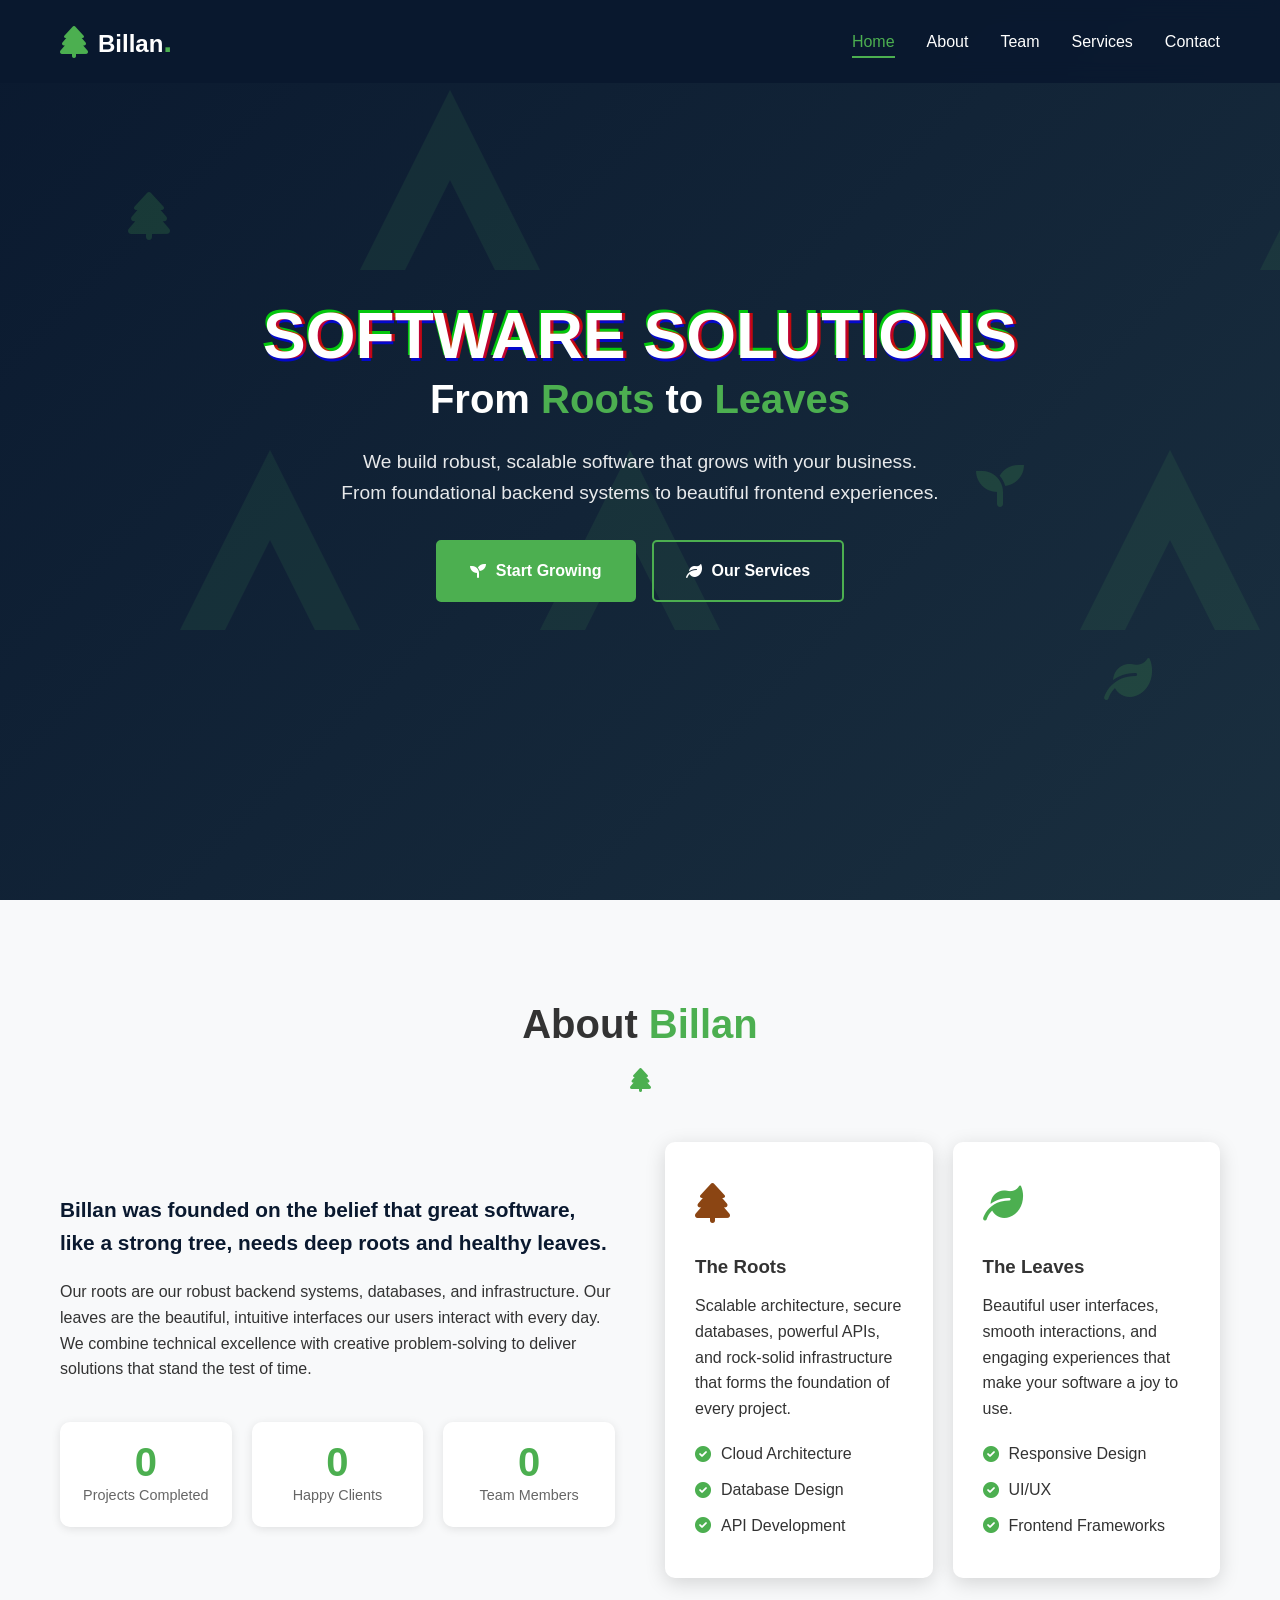
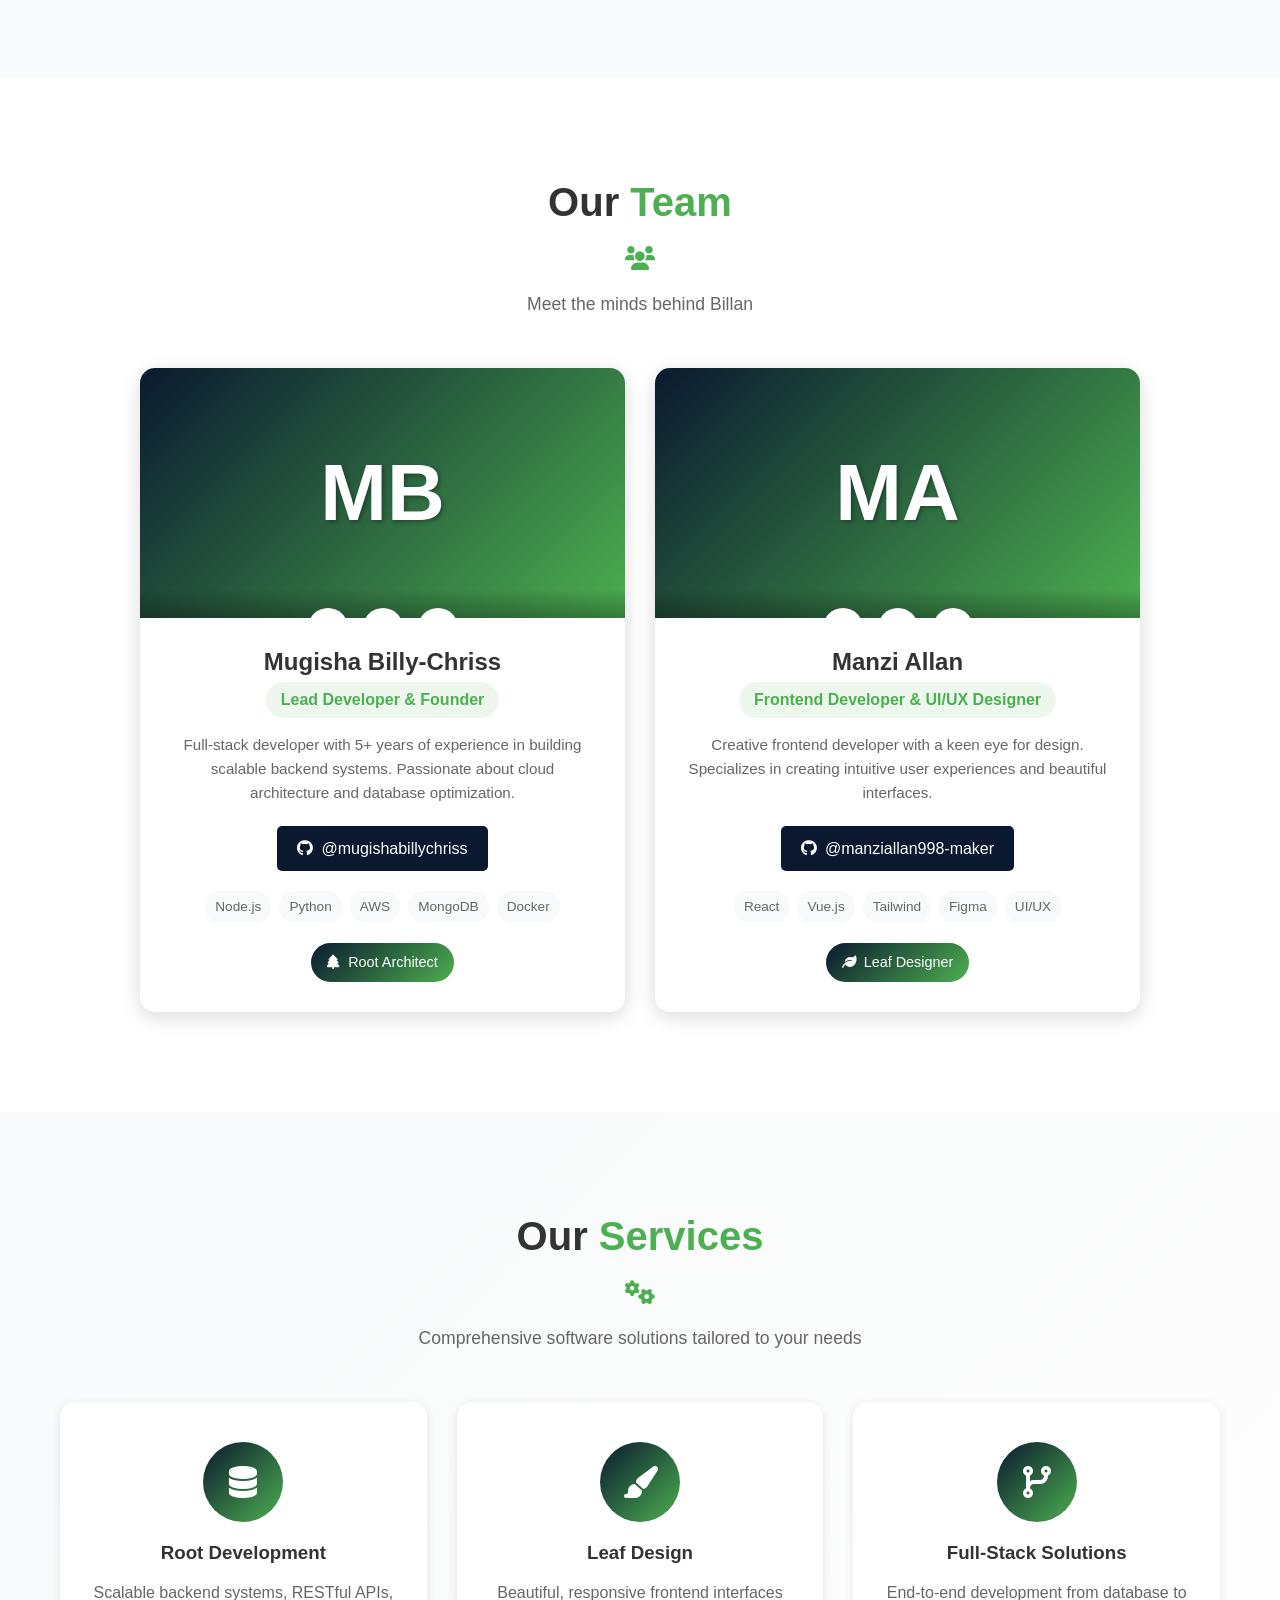
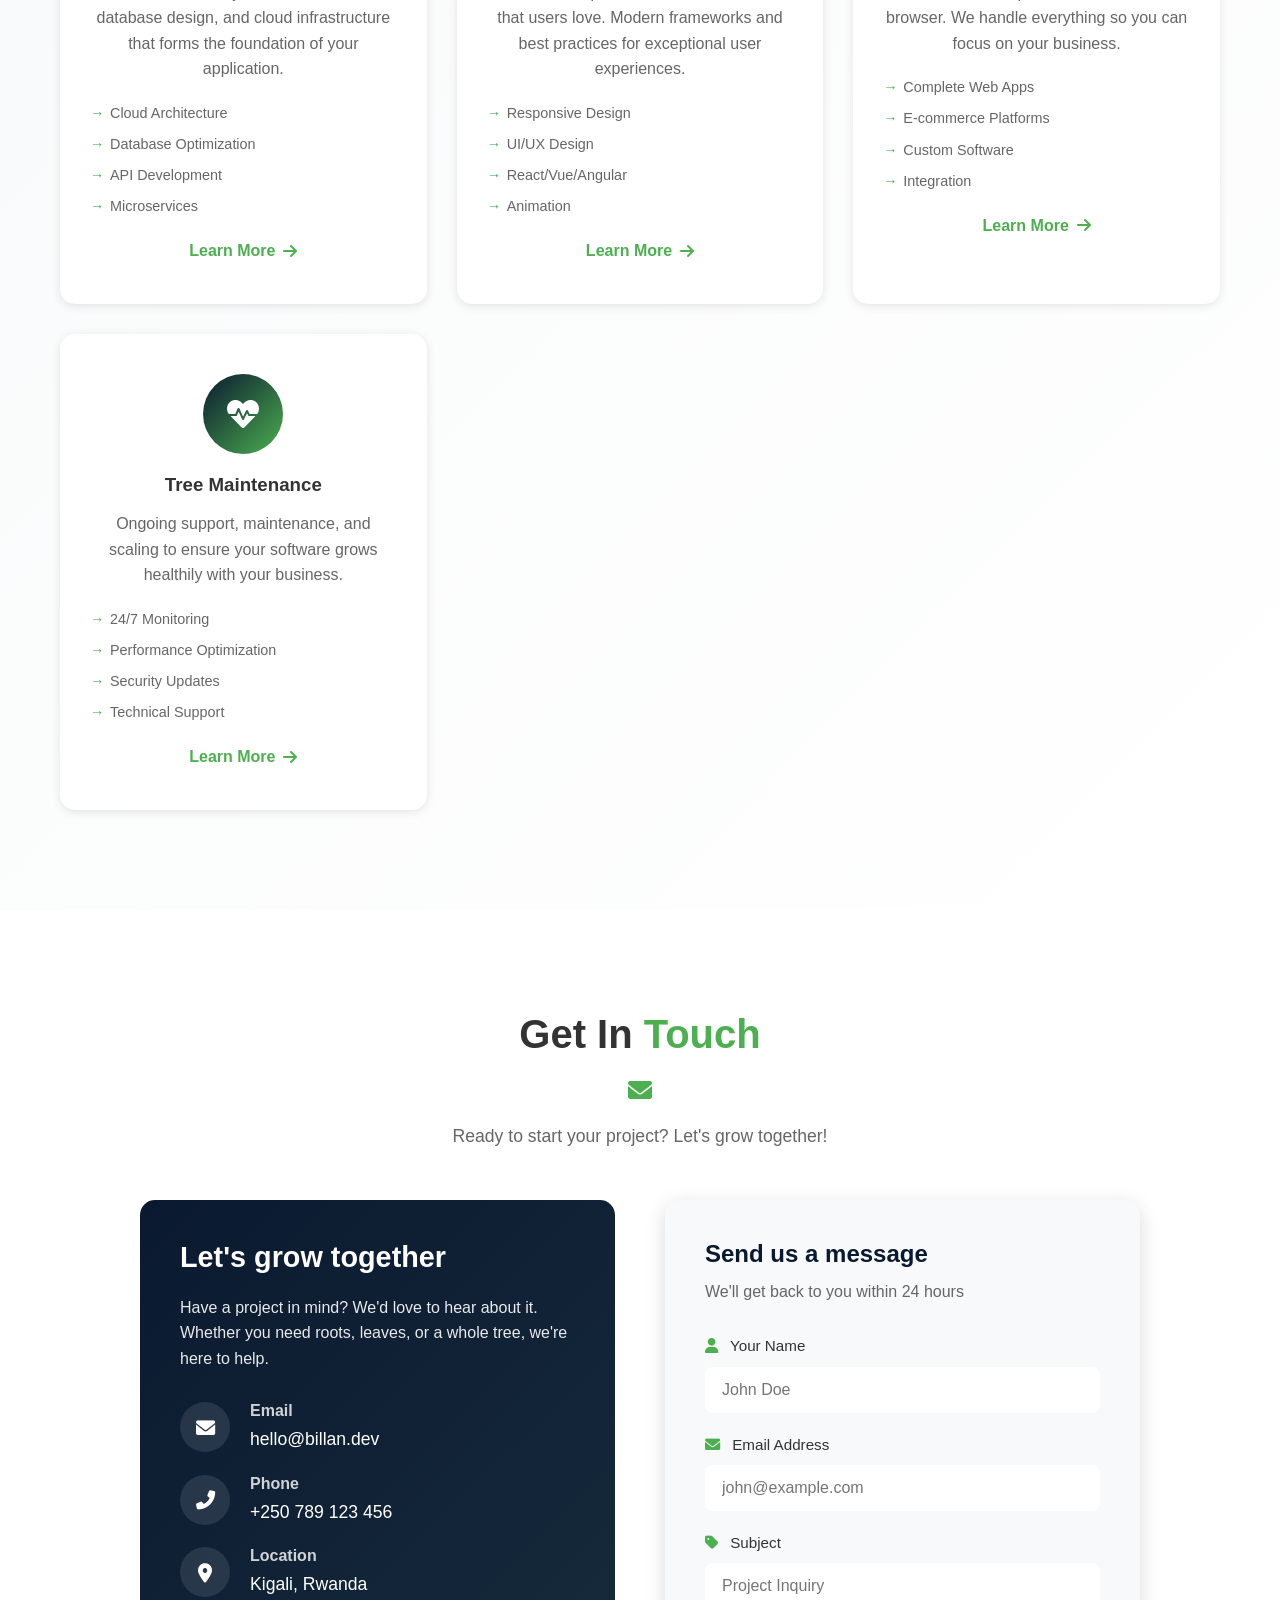
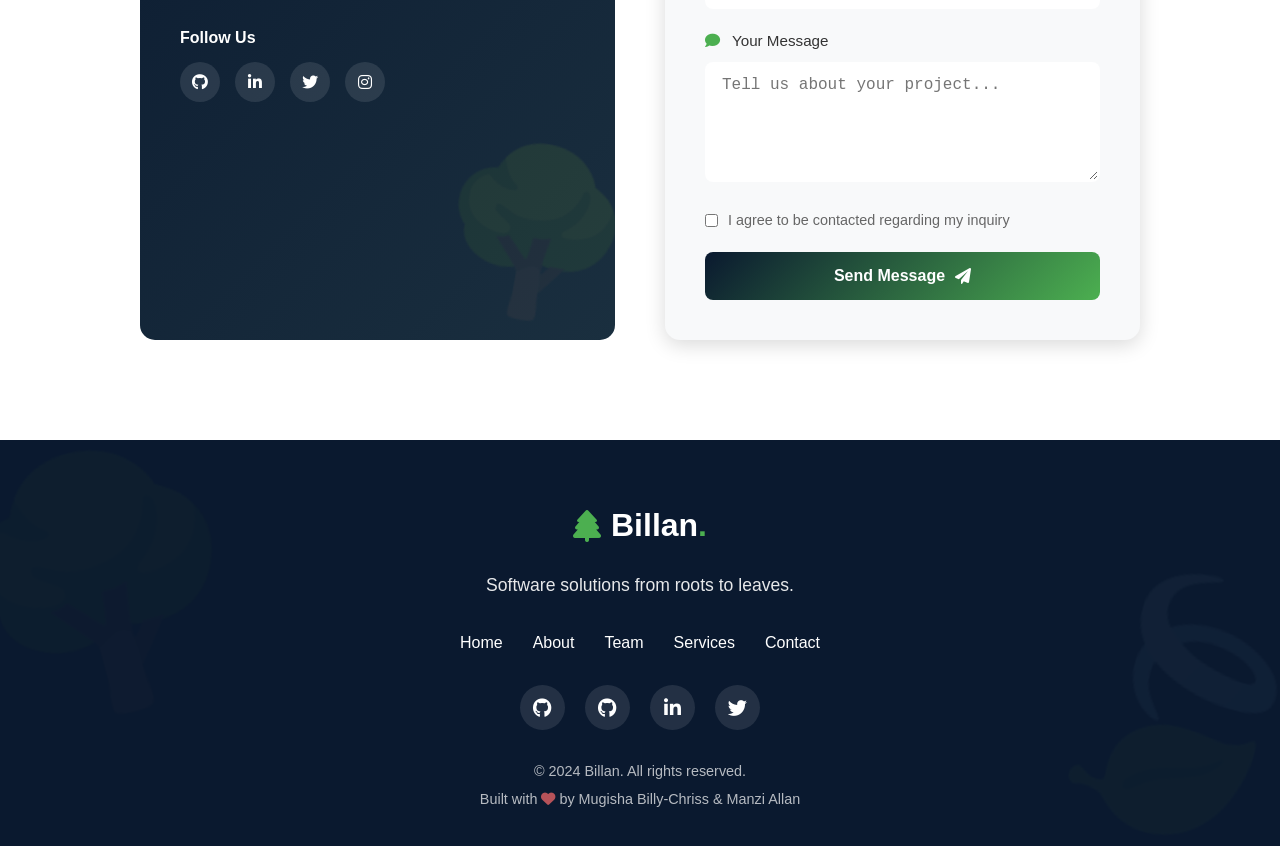
<file: index.html>
<!DOCTYPE html>
<html lang="en">
<head>
    <meta charset="UTF-8">
    <meta name="viewport" content="width=device-width, initial-scale=1.0">
    <title>Billan - Software Solutions from Roots to Leaves</title>
    
    <!-- Meta Tags for SEO -->
    <meta name="description" content="Billan provides software solutions from roots (backend) to leaves (frontend). Founded by Mugisha Billy-Chriss and Manzi Allan.">
    <meta name="keywords" content="software development, web development, backend, frontend, Rwanda, Kigali">
    <meta name="author" content="Mugisha Billy-Chriss & Manzi Allan">
    
    <!-- Open Graph / Social Media Meta Tags -->
    <meta property="og:title" content="Billan - Software Solutions from Roots to Leaves">
    <meta property="og:description" content="We build robust, scalable software that grows with your business.">
    <meta property="og:type" content="website">
    
    <!-- Font Awesome for Icons -->
    <link rel="stylesheet" href="https://cdnjs.cloudflare.com/ajax/libs/font-awesome/6.0.0/css/all.min.css">
    
    <!-- AOS Animation Library -->
    <link href="https://unpkg.com/aos@2.3.1/dist/aos.css" rel="stylesheet">
    
    <!-- Custom CSS -->
    <link rel="stylesheet" href="styles.css">
</head>
<body>
    <!-- Navigation -->
    <nav class="navbar" id="navbar">
        <div class="nav-container">
            <div class="logo">
                <i class="fas fa-tree tree-icon"></i>
                <span class="logo-text">Billan<span class="dot">.</span></span>
            </div>
            
            <div class="nav-menu" id="nav-menu">
                <ul class="nav-links">
                    <li><a href="#home" class="active">Home</a></li>
                    <li><a href="#about">About</a></li>
                    <li><a href="#team">Team</a></li>
                    <li><a href="#services">Services</a></li>
                    <li><a href="contact.html">Contact</a></li>
                </ul>
            </div>
            
            <div class="hamburger" id="hamburger">
                <span class="bar"></span>
                <span class="bar"></span>
                <span class="bar"></span>
            </div>
        </div>
    </nav>

    <!-- Hero Section -->
    <section id="home" class="hero">
        <div class="hero-overlay"></div>
        <div class="hero-content" data-aos="fade-up" data-aos-duration="1000">
            <h1 class="glitch" data-text="Software Solutions">Software Solutions</h1>
            <h2>From <span class="highlight">Roots</span> to <span class="highlight">Leaves</span></h2>
            <p class="hero-subtitle">We build robust, scalable software that grows with your business. From foundational backend systems to beautiful frontend experiences.</p>
            <div class="hero-buttons">
                <a href="#contact" class="btn btn-primary">
                    <i class="fas fa-seedling"></i> Start Growing
                </a>
                <a href="#services" class="btn btn-outline">
                    <i class="fas fa-leaf"></i> Our Services
                </a>
            </div>
        </div>
        
        <!-- Floating Elements for Visual Interest -->
        <div class="floating-tree floating-tree-1"><i class="fas fa-tree"></i></div>
        <div class="floating-tree floating-tree-2"><i class="fas fa-leaf"></i></div>
        <div class="floating-tree floating-tree-3"><i class="fas fa-seedling"></i></div>
    </section>

    <!-- About Section -->
    <section id="about" class="about">
        <div class="container">
            <div class="section-header" data-aos="fade-up">
                <h2>About <span class="highlight">Billan</span></h2>
                <div class="divider">
                    <i class="fas fa-tree"></i>
                </div>
            </div>
            
            <div class="about-content">
                <div class="about-text" data-aos="fade-right">
                    <p class="lead">Billan was founded on the belief that great software, like a strong tree, needs deep roots and healthy leaves.</p>
                    <p>Our roots are our robust backend systems, databases, and infrastructure. Our leaves are the beautiful, intuitive interfaces our users interact with every day. We combine technical excellence with creative problem-solving to deliver solutions that stand the test of time.</p>
                    
                    <div class="stats-container">
                        <div class="stat-item">
                            <span class="stat-number" data-count="50">0</span>
                            <span class="stat-label">Projects Completed</span>
                        </div>
                        <div class="stat-item">
                            <span class="stat-number" data-count="25">0</span>
                            <span class="stat-label">Happy Clients</span>
                        </div>
                        <div class="stat-item">
                            <span class="stat-number" data-count="5">0</span>
                            <span class="stat-label">Team Members</span>
                        </div>
                    </div>
                </div>
                
                <div class="roots-leaves-container" data-aos="fade-left">
                    <div class="roots-card">
                        <div class="card-icon">
                            <i class="fas fa-tree"></i>
                        </div>
                        <h3>The Roots</h3>
                        <p>Scalable architecture, secure databases, powerful APIs, and rock-solid infrastructure that forms the foundation of every project.</p>
                        <ul class="feature-list">
                            <li><i class="fas fa-check-circle"></i> Cloud Architecture</li>
                            <li><i class="fas fa-check-circle"></i> Database Design</li>
                            <li><i class="fas fa-check-circle"></i> API Development</li>
                        </ul>
                    </div>
                    
                    <div class="leaves-card">
                        <div class="card-icon">
                            <i class="fas fa-leaf"></i>
                        </div>
                        <h3>The Leaves</h3>
                        <p>Beautiful user interfaces, smooth interactions, and engaging experiences that make your software a joy to use.</p>
                        <ul class="feature-list">
                            <li><i class="fas fa-check-circle"></i> Responsive Design</li>
                            <li><i class="fas fa-check-circle"></i> UI/UX</li>
                            <li><i class="fas fa-check-circle"></i> Frontend Frameworks</li>
                        </ul>
                    </div>
                </div>
            </div>
        </div>
    </section>

    <!-- Team Section -->
    <section id="team" class="team">
        <div class="container">
            <div class="section-header" data-aos="fade-up">
                <h2>Our <span class="highlight">Team</span></h2>
                <div class="divider">
                    <i class="fas fa-users"></i>
                </div>
                <p class="section-subtitle">Meet the minds behind Billan</p>
            </div>
            
            <div class="team-grid">
                <!-- Mugisha Billy-Chriss -->
                <div class="team-card" data-aos="flip-left" data-aos-duration="1000">
                    <div class="card-image">
                        <div class="profile-initials">MB</div>
                        <div class="social-links">
                            <a href="https://github.com/mugishabillychriss" target="_blank" rel="noopener noreferrer">
                                <i class="fab fa-github"></i>
                            </a>
                            <a href="#" target="_blank" rel="noopener noreferrer">
                                <i class="fab fa-linkedin-in"></i>
                            </a>
                            <a href="#" target="_blank" rel="noopener noreferrer">
                                <i class="fab fa-twitter"></i>
                            </a>
                        </div>
                    </div>
                    
                    <div class="card-content">
                        <h3>Mugisha Billy-Chriss</h3>
                        <p class="role">Lead Developer & Founder</p>
                        <p class="bio">Full-stack developer with 5+ years of experience in building scalable backend systems. Passionate about cloud architecture and database optimization.</p>
                        
                        <div class="github-info">
                            <a href="https://github.com/mugishabillychriss" target="_blank" rel="noopener noreferrer" class="github-link">
                                <i class="fab fa-github"></i>
                                <span>@mugishabillychriss</span>
                            </a>
                        </div>
                        
                        <div class="expertise-tags">
                            <span class="tag">Node.js</span>
                            <span class="tag">Python</span>
                            <span class="tag">AWS</span>
                            <span class="tag">MongoDB</span>
                            <span class="tag">Docker</span>
                        </div>
                        
                        <div class="contribution-badge">
                            <i class="fas fa-tree"></i>
                            <span>Root Architect</span>
                        </div>
                    </div>
                </div>

                <!-- Manzi Allan -->
                <div class="team-card" data-aos="flip-right" data-aos-duration="1000" data-aos-delay="200">
                    <div class="card-image">
                        <div class="profile-initials">MA</div>
                        <div class="social-links">
                            <a href="https://github.com/manziallan998-maker" target="_blank" rel="noopener noreferrer">
                                <i class="fab fa-github"></i>
                            </a>
                            <a href="#" target="_blank" rel="noopener noreferrer">
                                <i class="fab fa-linkedin-in"></i>
                            </a>
                            <a href="#" target="_blank" rel="noopener noreferrer">
                                <i class="fab fa-twitter"></i>
                            </a>
                        </div>
                    </div>
                    
                    <div class="card-content">
                        <h3>Manzi Allan</h3>
                        <p class="role">Frontend Developer & UI/UX Designer</p>
                        <p class="bio">Creative frontend developer with a keen eye for design. Specializes in creating intuitive user experiences and beautiful interfaces.</p>
                        
                        <div class="github-info">
                            <a href="https://github.com/manziallan998-maker" target="_blank" rel="noopener noreferrer" class="github-link">
                                <i class="fab fa-github"></i>
                                <span>@manziallan998-maker</span>
                            </a>
                        </div>
                        
                        <div class="expertise-tags">
                            <span class="tag">React</span>
                            <span class="tag">Vue.js</span>
                            <span class="tag">Tailwind</span>
                            <span class="tag">Figma</span>
                            <span class="tag">UI/UX</span>
                        </div>
                        
                        <div class="contribution-badge">
                            <i class="fas fa-leaf"></i>
                            <span>Leaf Designer</span>
                        </div>
                    </div>
                </div>
            </div>
        </div>
    </section>

    <!-- Services Section -->
    <section id="services" class="services">
        <div class="container">
            <div class="section-header" data-aos="fade-up">
                <h2>Our <span class="highlight">Services</span></h2>
                <div class="divider">
                    <i class="fas fa-cogs"></i>
                </div>
                <p class="section-subtitle">Comprehensive software solutions tailored to your needs</p>
            </div>
            
            <div class="services-grid">
                <div class="service-card" data-aos="zoom-in" data-aos-duration="800">
                    <div class="service-icon">
                        <i class="fas fa-database"></i>
                    </div>
                    <h3>Root Development</h3>
                    <p>Scalable backend systems, RESTful APIs, database design, and cloud infrastructure that forms the foundation of your application.</p>
                    <ul class="service-features">
                        <li>Cloud Architecture</li>
                        <li>Database Optimization</li>
                        <li>API Development</li>
                        <li>Microservices</li>
                    </ul>
                    <a href="#contact" class="service-link">Learn More <i class="fas fa-arrow-right"></i></a>
                </div>
                
                <div class="service-card" data-aos="zoom-in" data-aos-duration="800" data-aos-delay="100">
                    <div class="service-icon">
                        <i class="fas fa-paint-brush"></i>
                    </div>
                    <h3>Leaf Design</h3>
                    <p>Beautiful, responsive frontend interfaces that users love. Modern frameworks and best practices for exceptional user experiences.</p>
                    <ul class="service-features">
                        <li>Responsive Design</li>
                        <li>UI/UX Design</li>
                        <li>React/Vue/Angular</li>
                        <li>Animation</li>
                    </ul>
                    <a href="#contact" class="service-link">Learn More <i class="fas fa-arrow-right"></i></a>
                </div>
                
                <div class="service-card" data-aos="zoom-in" data-aos-duration="800" data-aos-delay="200">
                    <div class="service-icon">
                        <i class="fas fa-code-branch"></i>
                    </div>
                    <h3>Full-Stack Solutions</h3>
                    <p>End-to-end development from database to browser. We handle everything so you can focus on your business.</p>
                    <ul class="service-features">
                        <li>Complete Web Apps</li>
                        <li>E-commerce Platforms</li>
                        <li>Custom Software</li>
                        <li>Integration</li>
                    </ul>
                    <a href="#contact" class="service-link">Learn More <i class="fas fa-arrow-right"></i></a>
                </div>
                
                <div class="service-card" data-aos="zoom-in" data-aos-duration="800" data-aos-delay="300">
                    <div class="service-icon">
                        <i class="fas fa-heartbeat"></i>
                    </div>
                    <h3>Tree Maintenance</h3>
                    <p>Ongoing support, maintenance, and scaling to ensure your software grows healthily with your business.</p>
                    <ul class="service-features">
                        <li>24/7 Monitoring</li>
                        <li>Performance Optimization</li>
                        <li>Security Updates</li>
                        <li>Technical Support</li>
                    </ul>
                    <a href="#contact" class="service-link">Learn More <i class="fas fa-arrow-right"></i></a>
                </div>
            </div>
        </div>
    </section>

    <!-- Contact Section with Formspree Integration -->
    <section id="contact" class="contact">
        <div class="container">
            <div class="section-header" data-aos="fade-up">
                <h2>Get In <span class="highlight">Touch</span></h2>
                <div class="divider">
                    <i class="fas fa-envelope"></i>
                </div>
                <p class="section-subtitle">Ready to start your project? Let's grow together!</p>
            </div>
            
            <div class="contact-wrapper">
                <div class="contact-info" data-aos="fade-right">
                    <h3>Let's grow together</h3>
                    <p class="contact-description">Have a project in mind? We'd love to hear about it. Whether you need roots, leaves, or a whole tree, we're here to help.</p>
                    
                    <div class="info-items">
                        <div class="info-item">
                            <div class="info-icon">
                                <i class="fas fa-envelope"></i>
                            </div>
                            <div class="info-content">
                                <h4>Email</h4>
                                <a href="mailto:hello@billan.dev">hello@billan.dev</a>
                            </div>
                        </div>
                        
                        <div class="info-item">
                            <div class="info-icon">
                                <i class="fas fa-phone-alt"></i>
                            </div>
                            <div class="info-content">
                                <h4>Phone</h4>
                                <a href="tel:+250789123456">+250 789 123 456</a>
                            </div>
                        </div>
                        
                        <div class="info-item">
                            <div class="info-icon">
                                <i class="fas fa-map-marker-alt"></i>
                            </div>
                            <div class="info-content">
                                <h4>Location</h4>
                                <p>Kigali, Rwanda</p>
                            </div>
                        </div>
                    </div>
                    
                    <div class="social-media">
                        <h4>Follow Us</h4>
                        <div class="social-icons">
                            <a href="#" class="social-icon" target="_blank" rel="noopener noreferrer">
                                <i class="fab fa-github"></i>
                            </a>
                            <a href="#" class="social-icon" target="_blank" rel="noopener noreferrer">
                                <i class="fab fa-linkedin-in"></i>
                            </a>
                            <a href="#" class="social-icon" target="_blank" rel="noopener noreferrer">
                                <i class="fab fa-twitter"></i>
                            </a>
                            <a href="#" class="social-icon" target="_blank" rel="noopener noreferrer">
                                <i class="fab fa-instagram"></i>
                            </a>
                        </div>
                    </div>
                </div>
                
                <div class="contact-form-container" data-aos="fade-left">
                    <div class="form-header">
                        <h3>Send us a message</h3>
                        <p>We'll get back to you within 24 hours</p>
                    </div>
                    
                    <!-- Formspree Integration Form -->
                    <!-- IMPORTANT: Replace YOUR_FORM_ID with your actual Formspree form ID -->
                   <form id="contactForm" action="https://formsubmit.co/3799df340b872e2bbc395b04769c200f" method="POST" class="contact-form">
    
    <!-- FormSubmit Configuration (Different from Formspree) -->
    
    <!-- Redirect after successful submission -->
    <input type="hidden" name="_next" value="https://yourdomain.com/thank-you.html">
    
    <!-- Email subject line -->
    <input type="hidden" name="_subject" value="🌱 New message from Billan website!">
    
    <!-- Email template - "classic" gives cleaner email format -->
    <input type="hidden" name="_template" value="classic">
    
    <!-- Auto reply to sender (optional) -->
    <input type="hidden" name="_autoresponse" value="Thank you for contacting Billan! We'll get back to you within 24 hours.">
    
    <!-- Enable reCAPTCHA spam protection (free) -->
    <input type="hidden" name="_captcha" value="true">
    
    <!-- Don't send a copy to the submitter -->
    <input type="hidden" name="_cc" value="">
    
    <!-- Exclude these fields from email (they're for spam protection) -->
    <input type="hidden" name="_honeypot" value="_gotcha">
    
    <!-- Name field -->
    <div class="form-group">
        <label for="name">
            <i class="fas fa-user"></i>
            Your Name
        </label>
        <input type="text" id="name" name="name" placeholder="John Doe" required>
    </div>
    
    <!-- Email field -->
    <div class="form-group">
        <label for="email">
            <i class="fas fa-envelope"></i>
            Email Address
        </label>
        <input type="email" id="email" name="email" placeholder="john@example.com" required>
    </div>
    
    <!-- Subject field -->
    <div class="form-group">
        <label for="subject">
            <i class="fas fa-tag"></i>
            Subject
        </label>
        <input type="text" id="subject" name="_subject" placeholder="Project Inquiry">
        <!-- Note: Using name="_subject" overrides the global subject -->
    </div>
    
    <!-- Message field -->
    <div class="form-group">
        <label for="message">
            <i class="fas fa-comment"></i>
            Your Message
        </label>
        <textarea id="message" name="message" placeholder="Tell us about your project..." required></textarea>
    </div>
    
    <!-- Consent checkbox -->
    <div class="form-checkbox">
        <input type="checkbox" id="consent" name="consent" required>
        <label for="consent">I agree to be contacted regarding my inquiry</label>
    </div>
    
    <!-- Honeypot field for spam prevention (users don't see this) -->
    <input type="text" name="_honeypot" style="display:none">
    <!-- The old _gotcha field is removed - FormSubmit uses _honeypot -->
    
    <button type="submit" class="btn-submit" id="submitBtn">
        <span class="btn-text">Send Message</span>
        <i class="fas fa-paper-plane"></i>
    </button>
    
    <!-- Form status message -->
    <div class="form-status" id="formStatus"></div>
</form>
                </div>
            </div>
        </div>
    </section>

    <!-- Footer -->
    <footer class="footer">
        <div class="container">
            <div class="footer-content">
                <div class="footer-logo">
                    <i class="fas fa-tree"></i>
                    <span>Billan<span class="dot">.</span></span>
                </div>
                <p class="footer-tagline">Software solutions from roots to leaves.</p>
                
                <div class="footer-links">
                    <a href="#home">Home</a>
                    <a href="#about">About</a>
                    <a href="#team">Team</a>
                    <a href="#services">Services</a>
                    <a href="#contact">Contact</a>
                </div>
                
                <div class="footer-social">
                    <a href="https://github.com/mugishabillychriss" target="_blank" rel="noopener noreferrer">
                        <i class="fab fa-github"></i>
                    </a>
                    <a href="https://github.com/manziallan998-maker" target="_blank" rel="noopener noreferrer">
                        <i class="fab fa-github"></i>
                    </a>
                    <a href="#" target="_blank" rel="noopener noreferrer">
                        <i class="fab fa-linkedin-in"></i>
                    </a>
                    <a href="#" target="_blank" rel="noopener noreferrer">
                        <i class="fab fa-twitter"></i>
                    </a>
                </div>
                
                <div class="footer-copyright">
                    <p>&copy; 2024 Billan. All rights reserved.</p>
                    <p class="developer-credit">Built with <i class="fas fa-heart"></i> by Mugisha Billy-Chriss & Manzi Allan</p>
                </div>
            </div>
        </div>
    </footer>

    <!-- Back to Top Button -->
    <a href="#home" class="back-to-top" id="backToTop">
        <i class="fas fa-arrow-up"></i>
    </a>

    <!-- Scripts -->
    <script src="https://unpkg.com/aos@2.3.1/dist/aos.js"></script>
    <script src="main.js"></script>
</body>
</html>
</file>
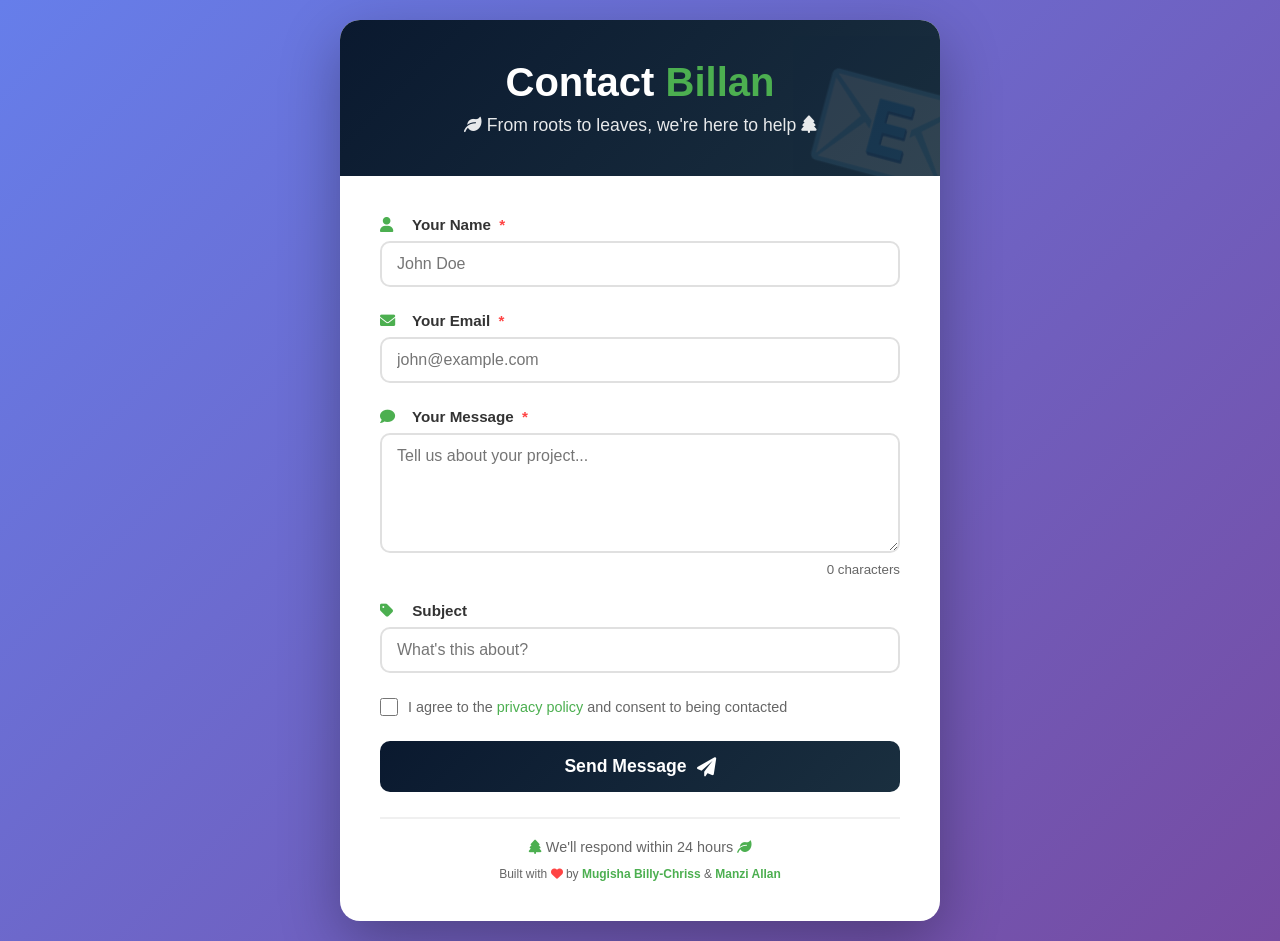
<file: contact.html>
<!DOCTYPE html>
<html lang="en">
<head>
    <meta charset="UTF-8">
    <meta name="viewport" content="width=device-width, initial-scale=1.0">
    <title>Contact Us - Billan Software Solutions</title>
    
    <!-- Font Awesome for icons -->
    <link rel="stylesheet" href="https://cdnjs.cloudflare.com/ajax/libs/font-awesome/6.0.0/css/all.min.css">
    
    <style>
        * {
            margin: 0;
            padding: 0;
            box-sizing: border-box;
        }

        body {
            font-family: 'Segoe UI', Tahoma, Geneva, Verdana, sans-serif;
            background: linear-gradient(135deg, #667eea 0%, #764ba2 100%);
            min-height: 100vh;
            display: flex;
            align-items: center;
            justify-content: center;
            padding: 20px;
        }

        .container {
            width: 100%;
            max-width: 600px;
        }

        .form-card {
            background: white;
            border-radius: 20px;
            box-shadow: 0 20px 60px rgba(0,0,0,0.3);
            overflow: hidden;
            animation: slideUp 0.8s ease-out;
        }

        @keyframes slideUp {
            from {
                opacity: 0;
                transform: translateY(50px);
            }
            to {
                opacity: 1;
                transform: translateY(0);
            }
        }

        .form-header {
            background: linear-gradient(135deg, #0a192f, #1a2f3f);
            color: white;
            padding: 40px 30px;
            text-align: center;
            position: relative;
            overflow: hidden;
        }

        .form-header::before {
            content: '📧';
            position: absolute;
            bottom: -30px;
            right: -30px;
            font-size: 8rem;
            opacity: 0.1;
            transform: rotate(15deg);
        }

        .form-header h1 {
            font-size: 2.5rem;
            margin-bottom: 10px;
            position: relative;
        }

        .form-header h1 span {
            color: #4CAF50;
        }

        .form-header p {
            font-size: 1.1rem;
            opacity: 0.9;
            position: relative;
        }

        .form-body {
            padding: 40px;
        }

        .form-group {
            margin-bottom: 25px;
        }

        .form-group label {
            display: block;
            margin-bottom: 8px;
            font-weight: 600;
            color: #333;
            font-size: 0.95rem;
        }

        .form-group label i {
            color: #4CAF50;
            margin-right: 8px;
            width: 20px;
        }

        .form-group input,
        .form-group textarea {
            width: 100%;
            padding: 12px 15px;
            border: 2px solid #e0e0e0;
            border-radius: 10px;
            font-size: 1rem;
            transition: all 0.3s;
            font-family: inherit;
        }

        .form-group input:focus,
        .form-group textarea:focus {
            outline: none;
            border-color: #4CAF50;
            box-shadow: 0 0 0 3px rgba(76, 175, 80, 0.1);
        }

        .form-group input:hover,
        .form-group textarea:hover {
            border-color: #999;
        }

        .form-group textarea {
            resize: vertical;
            min-height: 120px;
        }

        .checkbox-group {
            display: flex;
            align-items: center;
            gap: 10px;
            margin-bottom: 25px;
        }

        .checkbox-group input[type="checkbox"] {
            width: 18px;
            height: 18px;
            cursor: pointer;
            accent-color: #4CAF50;
        }

        .checkbox-group label {
            color: #666;
            font-size: 0.9rem;
            cursor: pointer;
        }

        .checkbox-group label a {
            color: #4CAF50;
            text-decoration: none;
        }

        .checkbox-group label a:hover {
            text-decoration: underline;
        }

        .btn-submit {
            background: linear-gradient(135deg, #0a192f, #1a2f3f);
            color: white;
            border: none;
            padding: 15px 30px;
            font-size: 1.1rem;
            font-weight: 600;
            border-radius: 10px;
            cursor: pointer;
            width: 100%;
            transition: all 0.3s;
            display: flex;
            align-items: center;
            justify-content: center;
            gap: 10px;
            position: relative;
            overflow: hidden;
        }

        .btn-submit::before {
            content: '';
            position: absolute;
            top: 0;
            left: -100%;
            width: 100%;
            height: 100%;
            background: linear-gradient(90deg, transparent, rgba(255,255,255,0.2), transparent);
            transition: left 0.5s;
        }

        .btn-submit:hover::before {
            left: 100%;
        }

        .btn-submit:hover {
            transform: translateY(-3px);
            box-shadow: 0 10px 30px rgba(76, 175, 80, 0.4);
        }

        .btn-submit i {
            font-size: 1.2rem;
            transition: transform 0.3s;
        }

        .btn-submit:hover i {
            transform: translateX(5px);
        }

        .btn-submit:disabled {
            opacity: 0.7;
            cursor: not-allowed;
            transform: none;
        }

        .form-footer {
            text-align: center;
            margin-top: 25px;
            padding-top: 20px;
            border-top: 2px solid #f0f0f0;
        }

        .form-footer p {
            color: #666;
            font-size: 0.9rem;
        }

        .form-footer a {
            color: #4CAF50;
            text-decoration: none;
            font-weight: 600;
        }

        .form-footer a:hover {
            text-decoration: underline;
        }

        .status-message {
            padding: 12px;
            border-radius: 8px;
            margin-bottom: 20px;
            display: none;
            text-align: center;
            font-weight: 500;
        }

        .status-message.success {
            background: #d4edda;
            color: #155724;
            border: 1px solid #c3e6cb;
            display: block;
        }

        .status-message.error {
            background: #f8d7da;
            color: #721c24;
            border: 1px solid #f5c6cb;
            display: block;
        }

        .required-field::after {
            content: '*';
            color: #ff4444;
            margin-left: 4px;
        }

        .honeypot {
            display: none;
        }

        /* Success animation */
        @keyframes successPulse {
            0%, 100% { transform: scale(1); }
            50% { transform: scale(1.05); }
        }

        .success-animation {
            animation: successPulse 0.5s ease-in-out;
        }

        /* Responsive */
        @media (max-width: 480px) {
            .form-header h1 {
                font-size: 2rem;
            }
            
            .form-body {
                padding: 20px;
            }
            
            .form-group input,
            .form-group textarea {
                padding: 10px;
            }
        }
    </style>
</head>
<body>
    <div class="container">
        <div class="form-card">
            <div class="form-header">
                <h1>Contact <span>Billan</span></h1>
                <p><i class="fas fa-leaf"></i> From roots to leaves, we're here to help <i class="fas fa-tree"></i></p>
            </div>
            
            <div class="form-body">
                <!-- Status message for user feedback -->
                <div id="statusMessage" class="status-message"></div>
                
                <!-- YOUR FORMSPREE FORM - USING YOUR ENDPOINT -->
                <form id="contactForm" action="https://formspree.io/f/xreaoybw" method="POST">
                    
                    <!-- Name field (optional but recommended) -->
                    <div class="form-group">
                        <label for="name">
                            <i class="fas fa-user"></i> Your Name <span class="required-field"></span>
                        </label>
                        <input type="text" id="name" name="name" placeholder="John Doe" required>
                    </div>
                    
                    <!-- Your email field (required) -->
                    <div class="form-group">
                        <label for="email">
                            <i class="fas fa-envelope"></i> Your Email <span class="required-field"></span>
                        </label>
                        <input type="email" id="email" name="email" placeholder="john@example.com" required>
                    </div>
                    
                    <!-- Your message field (required) -->
                    <div class="form-group">
                        <label for="message">
                            <i class="fas fa-comment"></i> Your Message <span class="required-field"></span>
                        </label>
                        <textarea id="message" name="message" placeholder="Tell us about your project..." required></textarea>
                    </div>
                    
                    <!-- Optional: Subject field -->
                    <div class="form-group">
                        <label for="subject">
                            <i class="fas fa-tag"></i> Subject
                        </label>
                        <input type="text" id="subject" name="_subject" placeholder="What's this about?">
                    </div>
                    
                    <!-- Optional: Reply to email -->
                    <input type="hidden" name="_replyto" value="email">
                    
                    <!-- Optional: Format email -->
                    <input type="hidden" name="_template" value="table">
                    
                    <!-- Honeypot field to prevent spam (hidden from real users) -->
                    <div class="honeypot">
                        <label>Don't fill this out if you're human: 
                            <input type="text" name="_gotcha">
                        </label>
                    </div>
                    
                    <!-- Consent checkbox -->
                    <div class="checkbox-group">
                        <input type="checkbox" id="consent" name="consent" required>
                        <label for="consent">
                            I agree to the <a href="#">privacy policy</a> and consent to being contacted
                        </label>
                    </div>
                    
                    <!-- Submit button -->
                    <button type="submit" class="btn-submit" id="submitBtn">
                        <span>Send Message</span>
                        <i class="fas fa-paper-plane"></i>
                    </button>
                </form>
                
                <div class="form-footer">
                    <p><i class="fas fa-tree" style="color: #4CAF50;"></i> We'll respond within 24 hours <i class="fas fa-leaf" style="color: #4CAF50;"></i></p>
                    <p style="margin-top: 10px;">
                        <small>Built with <i class="fas fa-heart" style="color: #ff4444;"></i> by <a href="#">Mugisha Billy-Chriss</a> & <a href="#">Manzi Allan</a></small>
                    </p>
                </div>
            </div>
        </div>
    </div>

    <!-- JavaScript for form handling -->
    <script>
        const contactForm = document.getElementById('contactForm');
        const submitBtn = document.getElementById('submitBtn');
        const statusMessage = document.getElementById('statusMessage');

        if (contactForm) {
            contactForm.addEventListener('submit', async (e) => {
                e.preventDefault();
                
                // Show loading state
                submitBtn.disabled = true;
                submitBtn.innerHTML = '<span>Sending...</span> <i class="fas fa-spinner fa-spin"></i>';
                
                // Get form data
                const formData = new FormData(contactForm);
                
                try {
                    const response = await fetch(contactForm.action, {
                        method: 'POST',
                        body: formData,
                        headers: {
                            'Accept': 'application/json'
                        }
                    });
                    
                    const data = await response.json();
                    
                    if (response.ok) {
                        // Success message
                        statusMessage.className = 'status-message success';
                        statusMessage.innerHTML = '<i class="fas fa-check-circle"></i> Thank you! Your message has been sent successfully. We\'ll get back to you soon! 🌱';
                        
                        // Add success animation to form
                        document.querySelector('.form-card').classList.add('success-animation');
                        setTimeout(() => {
                            document.querySelector('.form-card').classList.remove('success-animation');
                        }, 500);
                        
                        // Reset form
                        contactForm.reset();
                        
                        // Reset button after 2 seconds
                        setTimeout(() => {
                            submitBtn.disabled = false;
                            submitBtn.innerHTML = '<span>Send Message</span> <i class="fas fa-paper-plane"></i>';
                        }, 2000);
                        
                        // Hide success message after 5 seconds
                        setTimeout(() => {
                            statusMessage.style.display = 'none';
                        }, 5000);
                    } else {
                        // Error message
                        throw new Error(data.error || 'Form submission failed');
                    }
                } catch (error) {
                    // Error message
                    statusMessage.className = 'status-message error';
                    statusMessage.innerHTML = '<i class="fas fa-exclamation-circle"></i> Oops! Something went wrong. Please try again or email us directly.';
                    
                    // Reset button
                    submitBtn.disabled = false;
                    submitBtn.innerHTML = '<span>Send Message</span> <i class="fas fa-paper-plane"></i>';
                    
                    // Hide error after 5 seconds
                    setTimeout(() => {
                        statusMessage.style.display = 'none';
                    }, 5000);
                }
            });
        }

        // Real-time validation feedback
        const inputs = document.querySelectorAll('input[required], textarea[required]');
        inputs.forEach(input => {
            input.addEventListener('invalid', (e) => {
                e.preventDefault();
                input.style.borderColor = '#ff4444';
            });
            
            input.addEventListener('input', () => {
                input.style.borderColor = '#e0e0e0';
                if (input.checkValidity()) {
                    input.style.borderColor = '#4CAF50';
                }
            });
        });

        // Character counter for message
        const messageField = document.getElementById('message');
        if (messageField) {
            const counter = document.createElement('small');
            counter.style.cssText = 'display: block; text-align: right; margin-top: 5px; color: #666;';
            counter.textContent = '0 characters';
            messageField.parentNode.appendChild(counter);
            
            messageField.addEventListener('input', () => {
                const count = messageField.value.length;
                counter.textContent = `${count} characters`;
                if (count > 500) {
                    counter.style.color = '#ff4444';
                } else {
                    counter.style.color = '#666';
                }
            });
        }

        // Prevent double submission
        let submitting = false;
        contactForm.addEventListener('submit', () => {
            if (submitting) {
                e.preventDefault();
            }
            submitting = true;
            setTimeout(() => {
                submitting = false;
            }, 3000);
        });
    </script>
</body>
</html>
</file>
<file: styles.css>
/* Reset and Base Styles */
* {
    margin: 0;
    padding: 0;
    box-sizing: border-box;
}

:root {
    --primary-color: #0a192f;
    --secondary-color: #4CAF50;
    --accent-color: #8B4513;
    --text-light: #ffffff;
    --text-dark: #333333;
    --text-gray: #666666;
    --bg-light: #f8f9fa;
    --bg-dark: #1a2f3f;
    --shadow-sm: 0 2px 10px rgba(0,0,0,0.1);
    --shadow-md: 0 5px 20px rgba(0,0,0,0.15);
    --shadow-lg: 0 10px 30px rgba(0,0,0,0.2);
    --transition: all 0.3s ease;
}

html {
    scroll-behavior: smooth;
}

body {
    font-family: 'Segoe UI', Tahoma, Geneva, Verdana, sans-serif;
    line-height: 1.6;
    color: var(--text-dark);
    overflow-x: hidden;
}

.container {
    max-width: 1200px;
    margin: 0 auto;
    padding: 0 20px;
}

/* Typography */
h1, h2, h3, h4, h5, h6 {
    font-weight: 700;
    line-height: 1.2;
}

.highlight {
    color: var(--secondary-color);
    position: relative;
    display: inline-block;
}

.highlight::after {
    content: '';
    position: absolute;
    bottom: 0;
    left: 0;
    width: 100%;
    height: 3px;
    background: var(--secondary-color);
    transform: scaleX(0);
    transform-origin: right;
    transition: transform 0.5s ease;
}

.highlight:hover::after {
    transform: scaleX(1);
    transform-origin: left;
}

/* Navigation */
.navbar {
    position: fixed;
    top: 0;
    left: 0;
    width: 100%;
    background: rgba(10, 25, 47, 0.95);
    backdrop-filter: blur(10px);
    z-index: 1000;
    padding: 1rem 0;
    transition: var(--transition);
}

.navbar.scrolled {
    padding: 0.5rem 0;
    background: var(--primary-color);
    box-shadow: var(--shadow-md);
}

.nav-container {
    max-width: 1200px;
    margin: 0 auto;
    padding: 0 20px;
    display: flex;
    justify-content: space-between;
    align-items: center;
}

.logo {
    display: flex;
    align-items: center;
    gap: 10px;
}

.tree-icon {
    font-size: 2rem;
    color: var(--secondary-color);
    animation: sway 3s infinite ease-in-out;
}

@keyframes sway {
    0%, 100% { transform: rotate(0deg); }
    25% { transform: rotate(5deg); }
    75% { transform: rotate(-5deg); }
}

.logo-text {
    font-size: 1.5rem;
    font-weight: bold;
    color: var(--text-light);
}

.dot {
    color: var(--secondary-color);
    font-size: 2rem;
}

.nav-links {
    display: flex;
    list-style: none;
    gap: 2rem;
}

.nav-links a {
    color: var(--text-light);
    text-decoration: none;
    font-weight: 500;
    position: relative;
    padding: 0.5rem 0;
    transition: var(--transition);
}

.nav-links a::before {
    content: '';
    position: absolute;
    bottom: 0;
    left: 0;
    width: 100%;
    height: 2px;
    background: var(--secondary-color);
    transform: scaleX(0);
    transform-origin: right;
    transition: transform 0.3s ease;
}

.nav-links a:hover::before,
.nav-links a.active::before {
    transform: scaleX(1);
    transform-origin: left;
}

.nav-links a:hover,
.nav-links a.active {
    color: var(--secondary-color);
}

.hamburger {
    display: none;
    cursor: pointer;
}

.bar {
    display: block;
    width: 25px;
    height: 3px;
    margin: 5px auto;
    background: var(--text-light);
    transition: var(--transition);
}

/* Hero Section */
.hero {
    min-height: 100vh;
    background: linear-gradient(135deg, var(--primary-color), var(--bg-dark));
    position: relative;
    display: flex;
    align-items: center;
    justify-content: center;
    text-align: center;
    color: var(--text-light);
    overflow: hidden;
}

.hero-overlay {
    position: absolute;
    top: 0;
    left: 0;
    width: 100%;
    height: 100%;
    background: url('data:image/svg+xml,<svg xmlns="http://www.w3.org/2000/svg" viewBox="0 0 100 100" opacity="0.1"><path d="M50 10 L60 30 L55 30 L50 20 L45 30 L40 30 L50 10" fill="%234CAF50"/><path d="M30 50 L40 70 L35 70 L30 60 L25 70 L20 70 L30 50" fill="%234CAF50"/><path d="M70 50 L80 70 L75 70 L70 60 L65 70 L60 70 L70 50" fill="%234CAF50"/></svg>');
    background-repeat: repeat;
    animation: floatBackground 20s linear infinite;
}

@keyframes floatBackground {
    from { transform: translateY(0); }
    to { transform: translateY(-100px); }
}

.hero-content {
    position: relative;
    z-index: 2;
    max-width: 800px;
    padding: 0 20px;
}

.glitch {
    font-size: 4rem;
    font-weight: bold;
    text-transform: uppercase;
    position: relative;
    text-shadow: 0.05em 0 0 rgba(255,0,0,0.75),
                -0.025em -0.05em 0 rgba(0,255,0,0.75),
                0.025em 0.05em 0 rgba(0,0,255,0.75);
    animation: glitch 500ms infinite;
}

@keyframes glitch {
    0% {
        text-shadow: 0.05em 0 0 rgba(255,0,0,0.75),
                    -0.05em -0.025em 0 rgba(0,255,0,0.75),
                    -0.025em 0.05em 0 rgba(0,0,255,0.75);
    }
    14% {
        text-shadow: 0.05em 0 0 rgba(255,0,0,0.75),
                    -0.05em -0.025em 0 rgba(0,255,0,0.75),
                    -0.025em 0.05em 0 rgba(0,0,255,0.75);
    }
    15% {
        text-shadow: -0.05em -0.025em 0 rgba(255,0,0,0.75),
                    0.025em 0.025em 0 rgba(0,255,0,0.75),
                    -0.05em -0.05em 0 rgba(0,0,255,0.75);
    }
    49% {
        text-shadow: -0.05em -0.025em 0 rgba(255,0,0,0.75),
                    0.025em 0.025em 0 rgba(0,255,0,0.75),
                    -0.05em -0.05em 0 rgba(0,0,255,0.75);
    }
    50% {
        text-shadow: 0.025em 0.05em 0 rgba(255,0,0,0.75),
                    0.05em 0 0 rgba(0,255,0,0.75),
                    0 -0.05em 0 rgba(0,0,255,0.75);
    }
    99% {
        text-shadow: 0.025em 0.05em 0 rgba(255,0,0,0.75),
                    0.05em 0 0 rgba(0,255,0,0.75),
                    0 -0.05em 0 rgba(0,0,255,0.75);
    }
    100% {
        text-shadow: -0.025em 0 0 rgba(255,0,0,0.75),
                    -0.025em -0.025em 0 rgba(0,255,0,0.75),
                    -0.025em -0.05em 0 rgba(0,0,255,0.75);
    }
}

.hero h2 {
    font-size: 2.5rem;
    margin-bottom: 1.5rem;
}

.hero-subtitle {
    font-size: 1.2rem;
    margin-bottom: 2rem;
    opacity: 0.9;
    max-width: 600px;
    margin-left: auto;
    margin-right: auto;
}

.hero-buttons {
    display: flex;
    gap: 1rem;
    justify-content: center;
}

.btn {
    display: inline-flex;
    align-items: center;
    gap: 10px;
    padding: 1rem 2rem;
    border-radius: 5px;
    font-size: 1rem;
    font-weight: 600;
    text-decoration: none;
    transition: var(--transition);
    cursor: pointer;
}

.btn-primary {
    background: var(--secondary-color);
    color: var(--text-light);
    border: 2px solid var(--secondary-color);
}

.btn-primary:hover {
    background: transparent;
    color: var(--secondary-color);
    transform: translateY(-3px);
    box-shadow: 0 10px 20px rgba(76, 175, 80, 0.3);
}

.btn-outline {
    background: transparent;
    color: var(--text-light);
    border: 2px solid var(--secondary-color);
}

.btn-outline:hover {
    background: var(--secondary-color);
    color: var(--text-light);
    transform: translateY(-3px);
    box-shadow: 0 10px 20px rgba(76, 175, 80, 0.3);
}

.floating-tree {
    position: absolute;
    color: rgba(76, 175, 80, 0.2);
    font-size: 3rem;
    animation: float 6s infinite ease-in-out;
}

.floating-tree-1 {
    top: 20%;
    left: 10%;
    animation-delay: 0s;
}

.floating-tree-2 {
    bottom: 20%;
    right: 10%;
    animation-delay: 2s;
}

.floating-tree-3 {
    top: 50%;
    right: 20%;
    animation-delay: 1s;
}

@keyframes float {
    0%, 100% { transform: translateY(0) rotate(0deg); }
    50% { transform: translateY(-20px) rotate(5deg); }
}

/* About Section */
.about {
    padding: 100px 0;
    background: var(--bg-light);
}

.section-header {
    text-align: center;
    margin-bottom: 50px;
}

.section-header h2 {
    font-size: 2.5rem;
    margin-bottom: 20px;
}

.divider {
    display: flex;
    align-items: center;
    justify-content: center;
    gap: 10px;
    margin-bottom: 20px;
}

.divider i {
    color: var(--secondary-color);
    font-size: 1.5rem;
    animation: pulse 2s infinite;
}

@keyframes pulse {
    0%, 100% { transform: scale(1); }
    50% { transform: scale(1.2); }
}

.section-subtitle {
    color: var(--text-gray);
    font-size: 1.1rem;
    max-width: 600px;
    margin: 0 auto;
}

.about-content {
    display: grid;
    grid-template-columns: 1fr 1fr;
    gap: 50px;
    align-items: center;
}

.about-text .lead {
    font-size: 1.3rem;
    font-weight: 600;
    color: var(--primary-color);
    margin-bottom: 20px;
}

.stats-container {
    display: grid;
    grid-template-columns: repeat(3, 1fr);
    gap: 20px;
    margin-top: 40px;
}

.stat-item {
    text-align: center;
    padding: 20px;
    background: white;
    border-radius: 10px;
    box-shadow: var(--shadow-sm);
    transition: var(--transition);
}

.stat-item:hover {
    transform: translateY(-5px);
    box-shadow: var(--shadow-md);
}

.stat-number {
    display: block;
    font-size: 2.5rem;
    font-weight: bold;
    color: var(--secondary-color);
    line-height: 1;
}

.stat-label {
    font-size: 0.9rem;
    color: var(--text-gray);
}

.roots-leaves-container {
    display: grid;
    grid-template-columns: 1fr 1fr;
    gap: 20px;
}

.roots-card,
.leaves-card {
    background: white;
    padding: 30px;
    border-radius: 10px;
    box-shadow: var(--shadow-md);
    transition: var(--transition);
    position: relative;
    overflow: hidden;
}

.roots-card::before,
.leaves-card::before {
    content: '';
    position: absolute;
    top: 0;
    left: 0;
    width: 100%;
    height: 5px;
    background: linear-gradient(90deg, var(--accent-color), var(--secondary-color));
    transform: scaleX(0);
    transform-origin: left;
    transition: transform 0.5s ease;
}

.roots-card:hover::before,
.leaves-card:hover::before {
    transform: scaleX(1);
}

.roots-card:hover,
.leaves-card:hover {
    transform: translateY(-10px);
    box-shadow: var(--shadow-lg);
}

.card-icon {
    font-size: 2.5rem;
    margin-bottom: 20px;
}

.roots-card .card-icon {
    color: var(--accent-color);
}

.leaves-card .card-icon {
    color: var(--secondary-color);
}

.roots-card h3,
.leaves-card h3 {
    margin-bottom: 15px;
}

.feature-list {
    list-style: none;
    margin-top: 20px;
}

.feature-list li {
    margin-bottom: 10px;
    display: flex;
    align-items: center;
    gap: 10px;
}

.feature-list i {
    color: var(--secondary-color);
}

/* Team Section */
.team {
    padding: 100px 0;
    background: white;
}

.team-grid {
    display: grid;
    grid-template-columns: repeat(auto-fit, minmax(350px, 1fr));
    gap: 30px;
    max-width: 1000px;
    margin: 0 auto;
}

.team-card {
    background: white;
    border-radius: 15px;
    overflow: hidden;
    box-shadow: var(--shadow-md);
    transition: var(--transition);
    position: relative;
}

.team-card:hover {
    transform: translateY(-10px);
    box-shadow: var(--shadow-lg);
}

.card-image {
    position: relative;
    height: 250px;
    background: linear-gradient(135deg, var(--primary-color), var(--secondary-color));
    display: flex;
    align-items: center;
    justify-content: center;
    overflow: hidden;
}

.profile-initials {
    font-size: 5rem;
    font-weight: bold;
    color: white;
    text-shadow: 2px 2px 4px rgba(0,0,0,0.3);
    animation: bounce 2s infinite;
}

@keyframes bounce {
    0%, 100% { transform: translateY(0); }
    50% { transform: translateY(-10px); }
}

.social-links {
    position: absolute;
    bottom: -50px;
    left: 0;
    right: 0;
    display: flex;
    justify-content: center;
    gap: 15px;
    padding: 20px;
    background: linear-gradient(to top, rgba(0,0,0,0.8), transparent);
    transition: var(--transition);
}

.team-card:hover .social-links {
    bottom: 0;
}

.social-links a {
    width: 40px;
    height: 40px;
    background: white;
    border-radius: 50%;
    display: flex;
    align-items: center;
    justify-content: center;
    color: var(--primary-color);
    text-decoration: none;
    transition: var(--transition);
}

.social-links a:hover {
    background: var(--secondary-color);
    color: white;
    transform: translateY(-3px);
}

.card-content {
    padding: 30px;
    text-align: center;
}

.card-content h3 {
    font-size: 1.5rem;
    margin-bottom: 5px;
}

.role {
    color: var(--secondary-color);
    font-weight: 600;
    margin-bottom: 15px;
    display: inline-block;
    padding: 5px 15px;
    background: rgba(76, 175, 80, 0.1);
    border-radius: 20px;
}

.bio {
    color: var(--text-gray);
    margin-bottom: 20px;
    font-size: 0.95rem;
}

.github-info {
    margin-bottom: 20px;
}

.github-link {
    display: inline-flex;
    align-items: center;
    gap: 8px;
    padding: 10px 20px;
    background: var(--primary-color);
    color: white;
    text-decoration: none;
    border-radius: 5px;
    transition: var(--transition);
}

.github-link:hover {
    background: var(--secondary-color);
    transform: scale(1.05);
}

.expertise-tags {
    display: flex;
    flex-wrap: wrap;
    gap: 8px;
    justify-content: center;
    margin-bottom: 20px;
}

.tag {
    padding: 5px 10px;
    background: var(--bg-light);
    border-radius: 15px;
    font-size: 0.85rem;
    color: var(--text-gray);
    transition: var(--transition);
}

.tag:hover {
    background: var(--secondary-color);
    color: white;
    transform: translateY(-2px);
}

.contribution-badge {
    display: inline-flex;
    align-items: center;
    gap: 8px;
    padding: 8px 16px;
    background: linear-gradient(135deg, var(--primary-color), var(--secondary-color));
    color: white;
    border-radius: 20px;
    font-size: 0.9rem;
}

/* Services Section */
.services {
    padding: 100px 0;
    background: linear-gradient(135deg, var(--bg-light), white);
}

.services-grid {
    display: grid;
    grid-template-columns: repeat(auto-fit, minmax(280px, 1fr));
    gap: 30px;
    margin-top: 50px;
}

.service-card {
    background: white;
    padding: 40px 30px;
    border-radius: 15px;
    text-align: center;
    box-shadow: var(--shadow-sm);
    transition: var(--transition);
    position: relative;
    overflow: hidden;
}

.service-card::before {
    content: '';
    position: absolute;
    top: 0;
    left: 0;
    width: 100%;
    height: 5px;
    background: linear-gradient(90deg, var(--secondary-color), var(--primary-color));
    transform: scaleX(0);
    transition: transform 0.5s ease;
}

.service-card:hover::before {
    transform: scaleX(1);
}

.service-card:hover {
    transform: translateY(-10px);
    box-shadow: var(--shadow-lg);
}

.service-icon {
    width: 80px;
    height: 80px;
    margin: 0 auto 20px;
    background: linear-gradient(135deg, var(--primary-color), var(--secondary-color));
    border-radius: 50%;
    display: flex;
    align-items: center;
    justify-content: center;
    color: white;
    font-size: 2rem;
    transition: var(--transition);
}

.service-card:hover .service-icon {
    transform: rotate(360deg);
}

.service-card h3 {
    margin-bottom: 15px;
}

.service-card p {
    color: var(--text-gray);
    margin-bottom: 20px;
}

.service-features {
    list-style: none;
    margin-bottom: 20px;
    text-align: left;
}

.service-features li {
    margin-bottom: 8px;
    padding-left: 20px;
    position: relative;
    color: var(--text-gray);
    font-size: 0.9rem;
}

.service-features li::before {
    content: '→';
    position: absolute;
    left: 0;
    color: var(--secondary-color);
}

.service-link {
    display: inline-flex;
    align-items: center;
    gap: 8px;
    color: var(--secondary-color);
    text-decoration: none;
    font-weight: 600;
    transition: var(--transition);
}

.service-link:hover {
    gap: 12px;
    color: var(--primary-color);
}

/* Contact Section */
.contact {
    padding: 100px 0;
    background: white;
}

.contact-wrapper {
    display: grid;
    grid-template-columns: 1fr 1fr;
    gap: 50px;
    max-width: 1000px;
    margin: 0 auto;
}

.contact-info {
    background: linear-gradient(135deg, var(--primary-color), var(--bg-dark));
    color: white;
    padding: 40px;
    border-radius: 15px;
    position: relative;
    overflow: hidden;
}

.contact-info::before {
    content: '🌳';
    position: absolute;
    bottom: -20px;
    right: -20px;
    font-size: 10rem;
    opacity: 0.1;
    transform: rotate(10deg);
}

.contact-info h3 {
    font-size: 1.8rem;
    margin-bottom: 20px;
}

.contact-description {
    margin-bottom: 30px;
    opacity: 0.9;
}

.info-items {
    margin-bottom: 30px;
}

.info-item {
    display: flex;
    align-items: center;
    gap: 20px;
    margin-bottom: 20px;
}

.info-icon {
    width: 50px;
    height: 50px;
    background: rgba(255,255,255,0.1);
    border-radius: 50%;
    display: flex;
    align-items: center;
    justify-content: center;
    font-size: 1.2rem;
    transition: var(--transition);
}

.info-item:hover .info-icon {
    background: var(--secondary-color);
    transform: scale(1.1);
}

.info-content h4 {
    font-size: 1rem;
    margin-bottom: 5px;
    opacity: 0.8;
}

.info-content a,
.info-content p {
    color: white;
    text-decoration: none;
    font-size: 1.1rem;
}

.info-content a:hover {
    color: var(--secondary-color);
}

.social-media h4 {
    margin-bottom: 15px;
}

.social-icons {
    display: flex;
    gap: 15px;
}

.social-icon {
    width: 40px;
    height: 40px;
    background: rgba(255,255,255,0.1);
    border-radius: 50%;
    display: flex;
    align-items: center;
    justify-content: center;
    color: white;
    text-decoration: none;
    transition: var(--transition);
}

.social-icon:hover {
    background: var(--secondary-color);
    transform: translateY(-5px);
}

.contact-form-container {
    background: var(--bg-light);
    padding: 40px;
    border-radius: 15px;
    box-shadow: var(--shadow-md);
}

.form-header {
    margin-bottom: 30px;
}

.form-header h3 {
    font-size: 1.5rem;
    color: var(--primary-color);
    margin-bottom: 10px;
}

.form-header p {
    color: var(--text-gray);
}

.contact-form {
    display: grid;
    gap: 20px;
}

.form-group {
    position: relative;
}

.form-group label {
    display: block;
    margin-bottom: 8px;
    color: var(--text-dark);
    font-weight: 500;
    font-size: 0.95rem;
}

.form-group label i {
    color: var(--secondary-color);
    margin-right: 8px;
}

.form-group input,
.form-group textarea {
    width: 100%;
    padding: 12px 15px;
    border: 2px solid transparent;
    border-radius: 8px;
    font-size: 1rem;
    transition: var(--transition);
    background: white;
}

.form-group input:focus,
.form-group textarea:focus {
    outline: none;
    border-color: var(--secondary-color);
    box-shadow: 0 0 0 3px rgba(76, 175, 80, 0.1);
}

.form-group textarea {
    height: 120px;
    resize: vertical;
}

.form-checkbox {
    display: flex;
    align-items: center;
    gap: 10px;
}

.form-checkbox input[type="checkbox"] {
    width: auto;
    cursor: pointer;
}

.form-checkbox label {
    font-size: 0.9rem;
    color: var(--text-gray);
    cursor: pointer;
}

.btn-submit {
    background: linear-gradient(135deg, var(--primary-color), var(--secondary-color));
    color: white;
    padding: 15px 30px;
    border: none;
    border-radius: 8px;
    font-size: 1rem;
    font-weight: 600;
    cursor: pointer;
    display: flex;
    align-items: center;
    justify-content: center;
    gap: 10px;
    transition: var(--transition);
    position: relative;
    overflow: hidden;
}

.btn-submit::before {
    content: '';
    position: absolute;
    top: 0;
    left: -100%;
    width: 100%;
    height: 100%;
    background: linear-gradient(90deg, transparent, rgba(255,255,255,0.2), transparent);
    transition: left 0.5s ease;
}

.btn-submit:hover::before {
    left: 100%;
}

.btn-submit:hover {
    transform: translateY(-3px);
    box-shadow: var(--shadow-lg);
}

.btn-submit i {
    transition: var(--transition);
}

.btn-submit:hover i {
    transform: translateX(5px);
}

.form-status {
    padding: 10px;
    border-radius: 5px;
    font-size: 0.9rem;
    text-align: center;
    display: none;
}

.form-status.success {
    display: block;
    background: rgba(76, 175, 80, 0.1);
    color: var(--secondary-color);
    border: 1px solid var(--secondary-color);
}

.form-status.error {
    display: block;
    background: rgba(255, 0, 0, 0.1);
    color: #dc3545;
    border: 1px solid #dc3545;
}

/* Footer */
.footer {
    background: var(--primary-color);
    color: white;
    padding: 60px 0 30px;
    position: relative;
    overflow: hidden;
}

.footer::before {
    content: '🌳';
    position: absolute;
    top: -50px;
    left: -50px;
    font-size: 15rem;
    opacity: 0.03;
    transform: rotate(-15deg);
}

.footer::after {
    content: '🍃';
    position: absolute;
    bottom: -50px;
    right: -50px;
    font-size: 15rem;
    opacity: 0.03;
    transform: rotate(15deg);
}

.footer-content {
    position: relative;
    z-index: 2;
    text-align: center;
}

.footer-logo {
    display: flex;
    align-items: center;
    justify-content: center;
    gap: 10px;
    font-size: 2rem;
    font-weight: bold;
    margin-bottom: 20px;
}

.footer-logo i {
    color: var(--secondary-color);
    animation: sway 3s infinite;
}

.footer-tagline {
    font-size: 1.1rem;
    opacity: 0.9;
    margin-bottom: 30px;
}

.footer-links {
    display: flex;
    justify-content: center;
    gap: 30px;
    margin-bottom: 30px;
    flex-wrap: wrap;
}

.footer-links a {
    color: white;
    text-decoration: none;
    transition: var(--transition);
}

.footer-links a:hover {
    color: var(--secondary-color);
    transform: translateY(-3px);
}

.footer-social {
    display: flex;
    justify-content: center;
    gap: 20px;
    margin-bottom: 30px;
}

.footer-social a {
    width: 45px;
    height: 45px;
    background: rgba(255,255,255,0.1);
    border-radius: 50%;
    display: flex;
    align-items: center;
    justify-content: center;
    color: white;
    text-decoration: none;
    font-size: 1.2rem;
    transition: var(--transition);
}

.footer-social a:hover {
    background: var(--secondary-color);
    transform: translateY(-5px) rotate(360deg);
}

.footer-copyright p {
    opacity: 0.7;
    font-size: 0.9rem;
    margin-bottom: 5px;
}

.developer-credit {
    font-size: 0.9rem;
}

.developer-credit i {
    color: #ff6b6b;
    animation: heartbeat 1.5s infinite;
}

@keyframes heartbeat {
    0%, 100% { transform: scale(1); }
    50% { transform: scale(1.1); }
}

/* Back to Top Button */
.back-to-top {
    position: fixed;
    bottom: 30px;
    right: 30px;
    width: 50px;
    height: 50px;
    background: linear-gradient(135deg, var(--primary-color), var(--secondary-color));
    border-radius: 50%;
    display: flex;
    align-items: center;
    justify-content: center;
    color: white;
    text-decoration: none;
    font-size: 1.2rem;
    opacity: 0;
    visibility: hidden;
    transition: var(--transition);
    z-index: 999;
    box-shadow: var(--shadow-md);
}

.back-to-top.show {
    opacity: 1;
    visibility: visible;
}

.back-to-top:hover {
    transform: translateY(-5px);
    box-shadow: var(--shadow-lg);
}

/* Responsive Design */
@media (max-width: 992px) {
    .about-content,
    .contact-wrapper {
        grid-template-columns: 1fr;
    }
    
    .roots-leaves-container {
        max-width: 600px;
        margin: 0 auto;
    }
}

@media (max-width: 768px) {
    .hamburger {
        display: block;
    }
    
    .hamburger.active .bar:nth-child(2) {
        opacity: 0;
    }
    
    .hamburger.active .bar:nth-child(1) {
        transform: translateY(8px) rotate(45deg);
    }
    
    .hamburger.active .bar:nth-child(3) {
        transform: translateY(-8px) rotate(-45deg);
    }
    
    .nav-menu {
        position: fixed;
        left: -100%;
        top: 70px;
        gap: 0;
        flex-direction: column;
        background: var(--primary-color);
        width: 100%;
        text-align: center;
        transition: 0.3s;
        box-shadow: 0 10px 20px rgba(0,0,0,0.2);
        padding: 20px 0;
    }
    
    .nav-menu.active {
        left: 0;
    }
    
    .nav-links {
        flex-direction: column;
        gap: 0;
    }
    
    .nav-links li {
        margin: 16px 0;
    }
    
    .glitch {
        font-size: 2.5rem;
    }
    
    .hero h2 {
        font-size: 1.8rem;
    }
    
    .hero-buttons {
        flex-direction: column;
        align-items: center;
    }
    
    .btn {
        width: 100%;
        justify-content: center;
    }
    
    .stats-container {
        grid-template-columns: 1fr;
    }
    
    .team-grid {
        grid-template-columns: 1fr;
    }
    
    .footer-links {
        flex-direction: column;
        gap: 15px;
    }
}

@media (max-width: 480px) {
    .section-header h2 {
        font-size: 2rem;
    }
    
    .roots-leaves-container {
        grid-template-columns: 1fr;
    }
    
    .contact-info,
    .contact-form-container {
        padding: 20px;
    }
}
</file>
